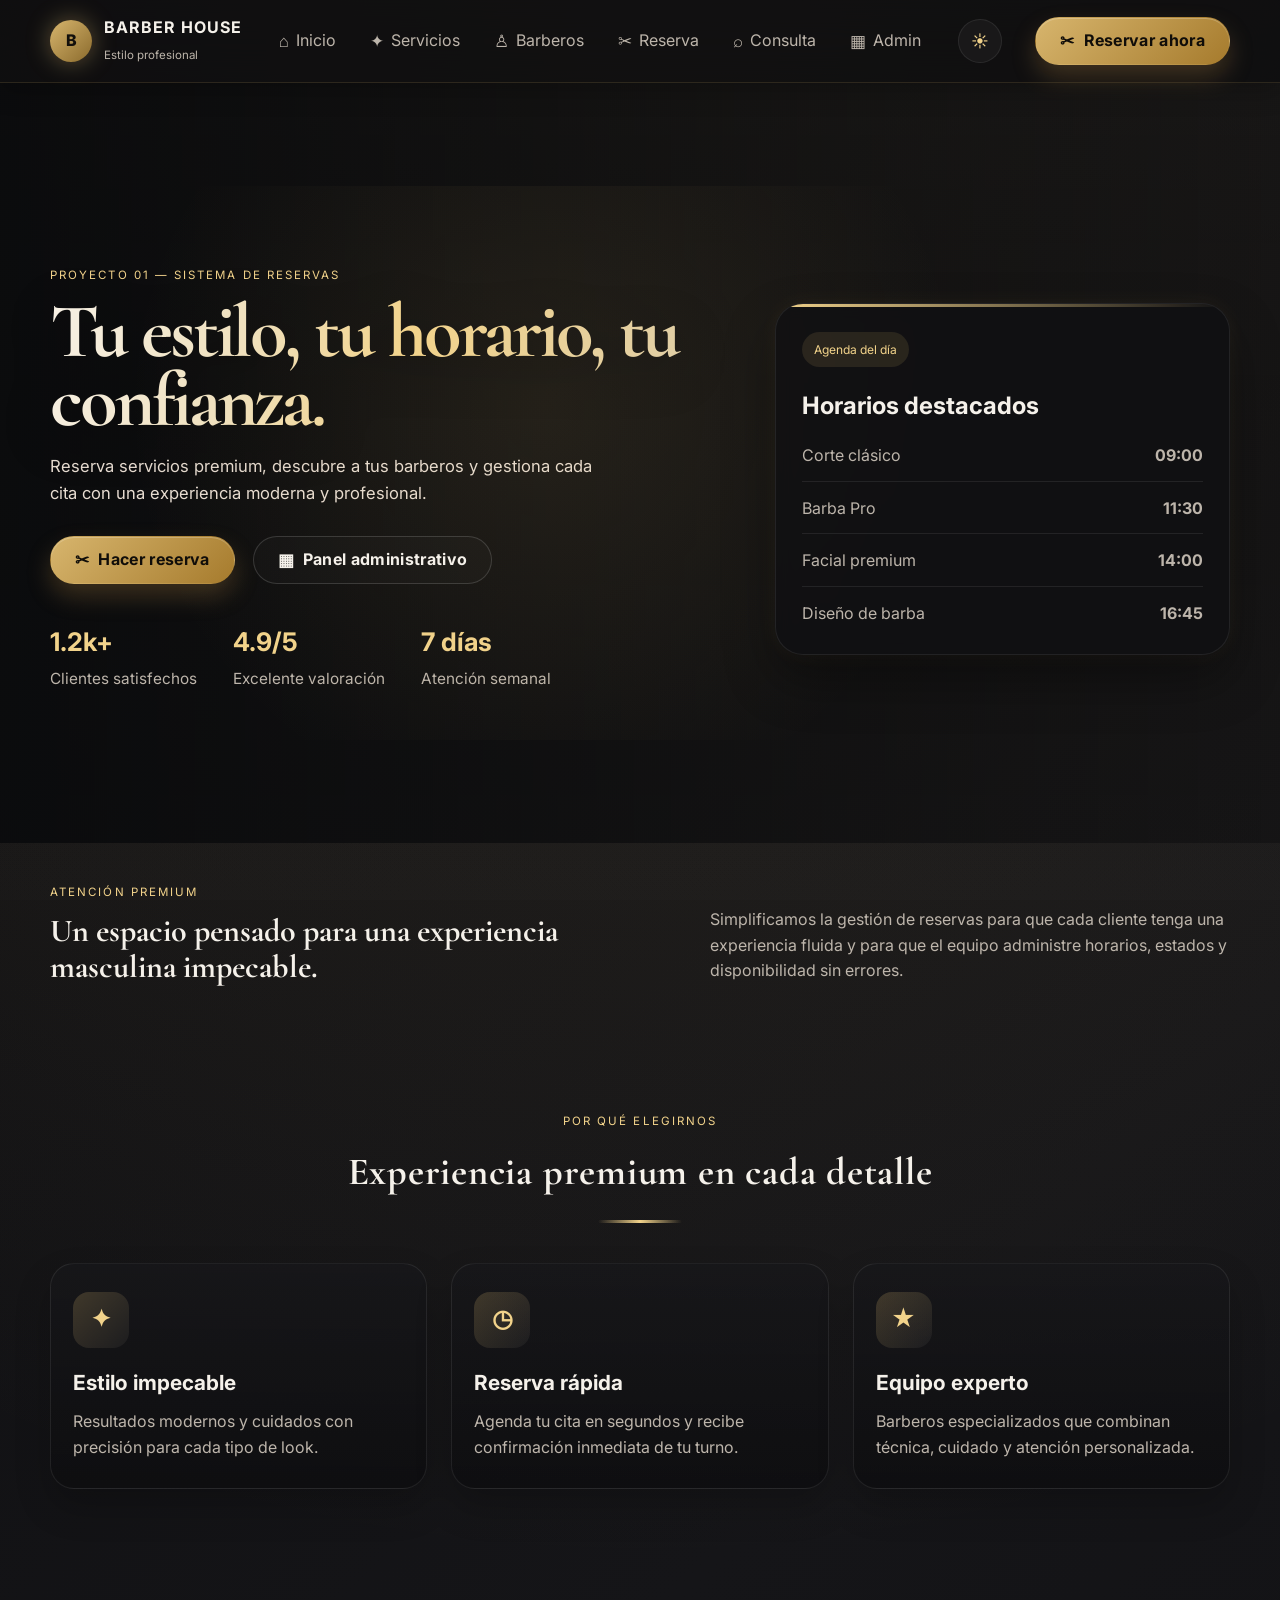
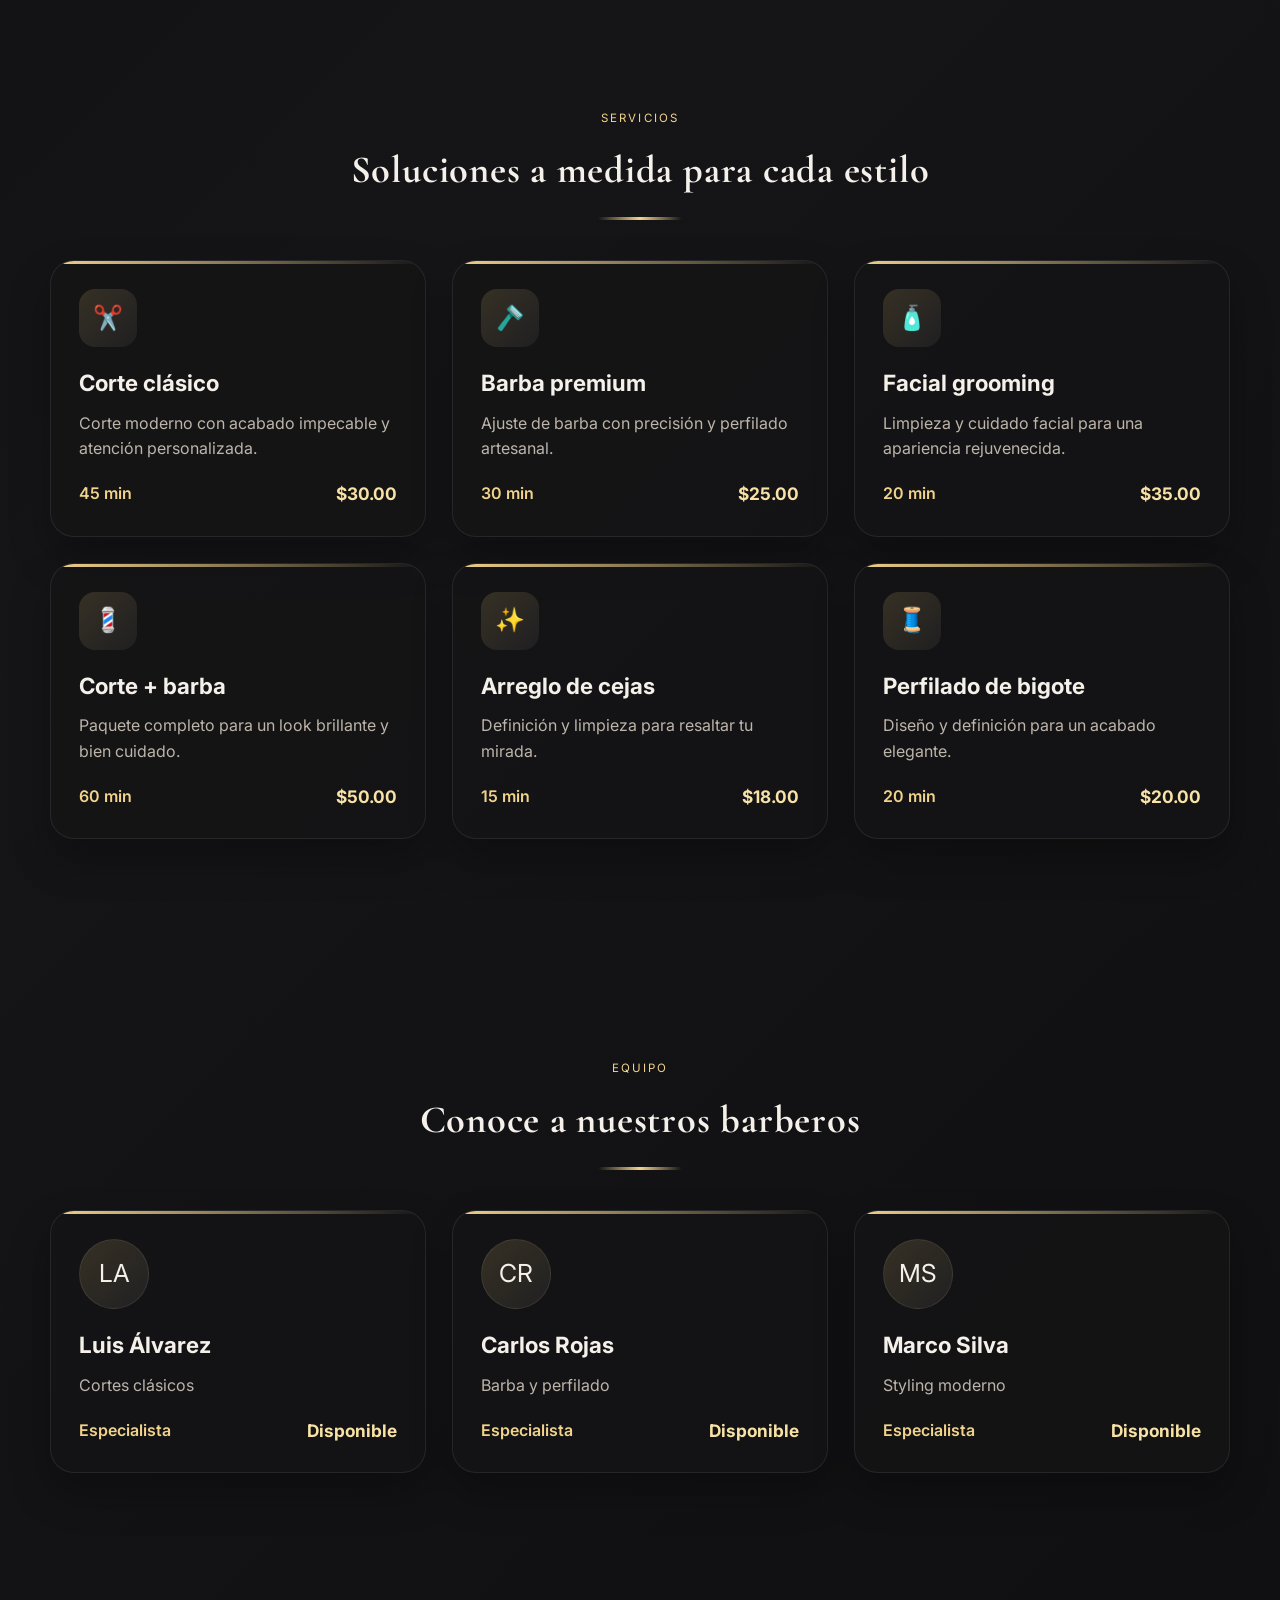
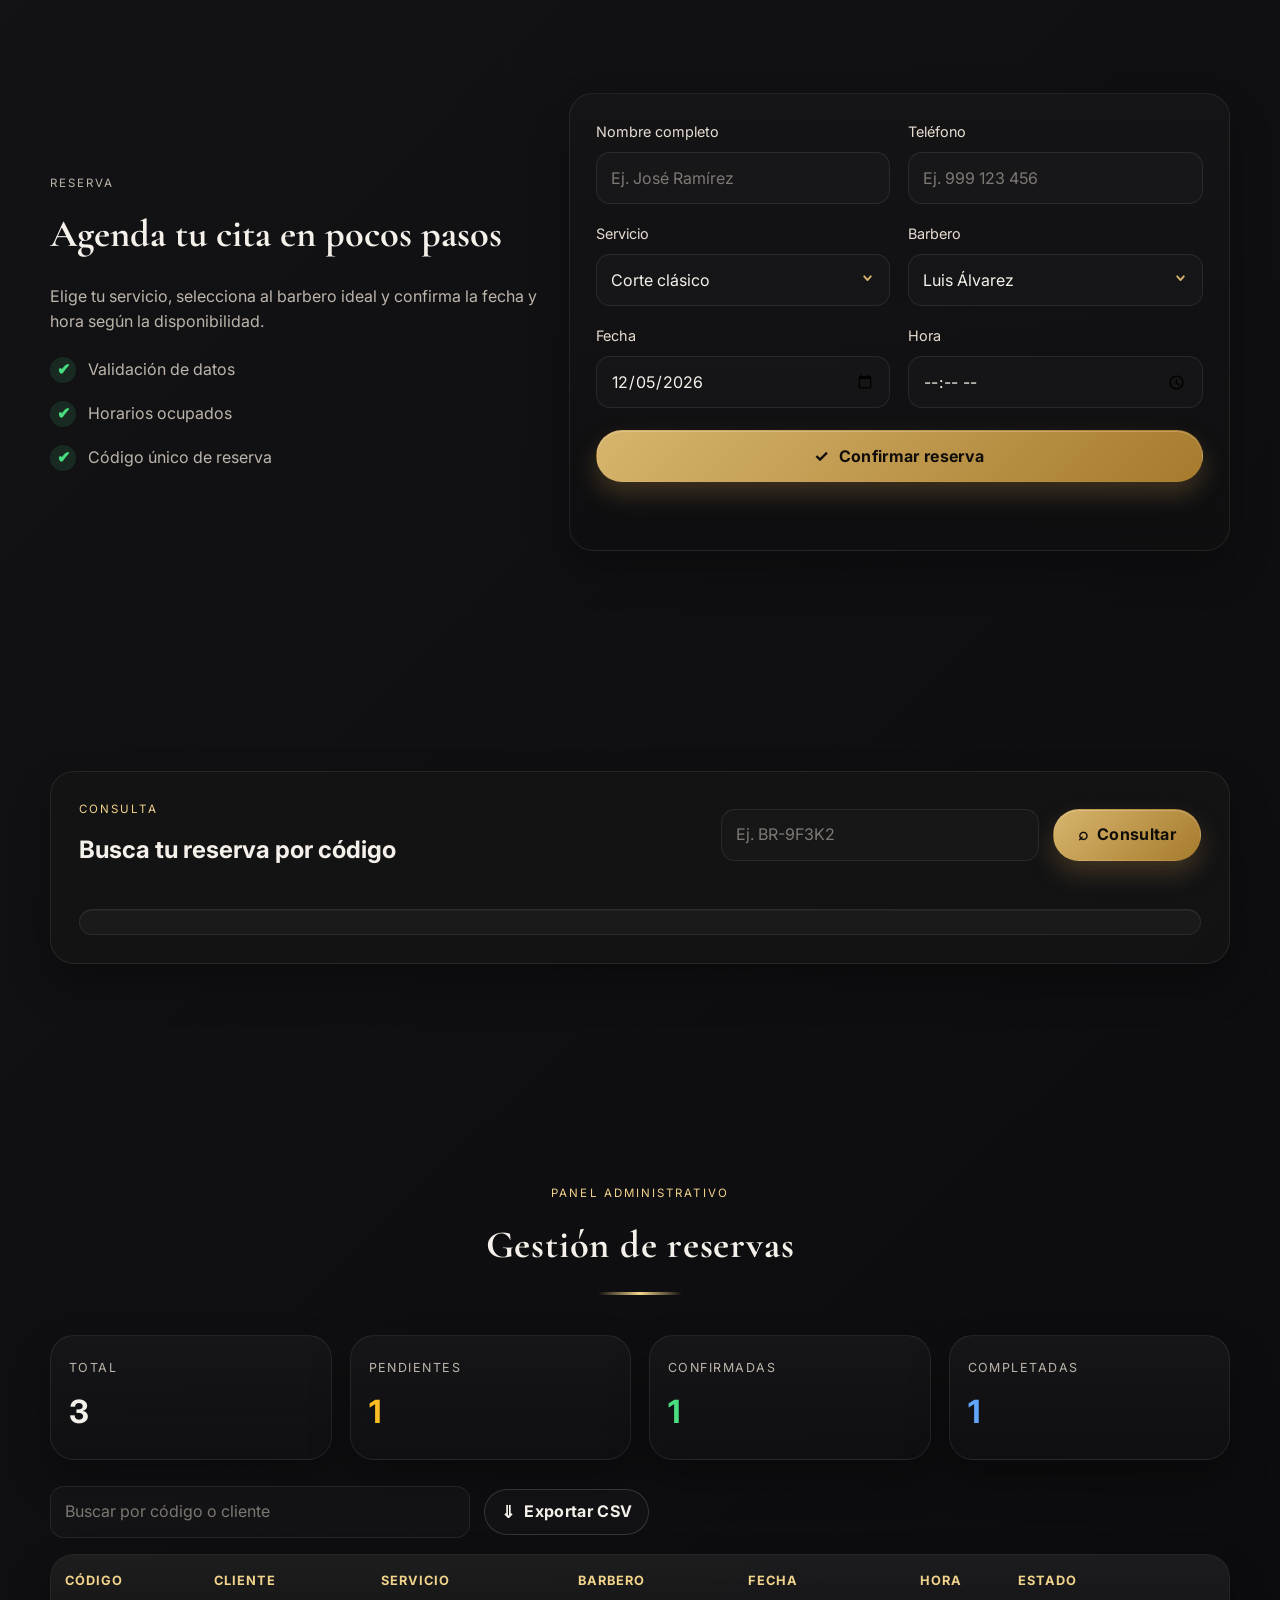
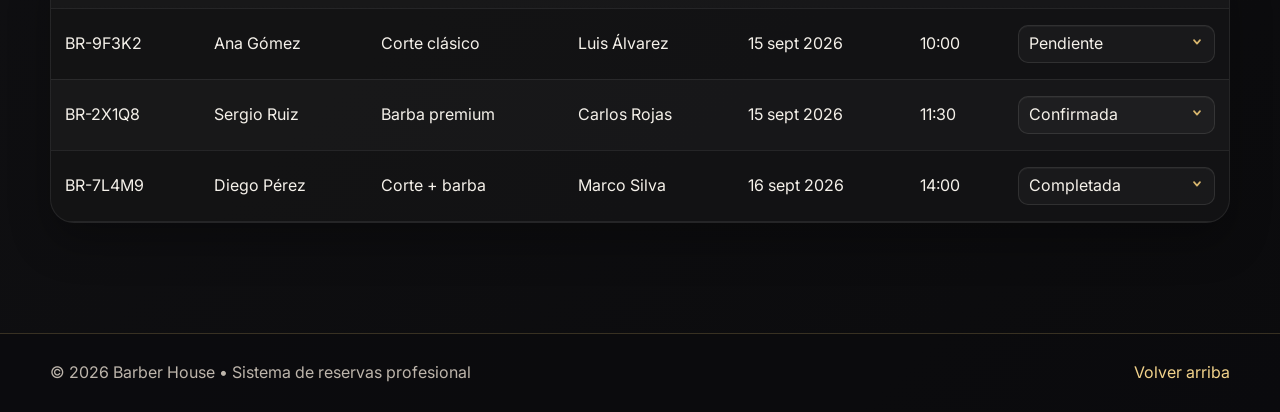
<file: index.html>
<!DOCTYPE html>
<html lang="es">

<head>
    <meta charset="UTF-8" />
    <meta name="viewport" content="width=device-width, initial-scale=1.0" />
    <title>Barber House | Sistema de reservas</title>
    <meta name="description" content="Sistema de reservas para barbería con servicios, barberos y gestión de citas." />
    <link rel="preconnect" href="https://fonts.googleapis.com" />
    <link rel="preconnect" href="https://fonts.gstatic.com" crossorigin />
    <link
        href="https://fonts.googleapis.com/css2?family=Cormorant+Garamond:wght@500;600;700&family=Inter:wght@400;500;600;700;800&display=swap"
        rel="stylesheet" />
    <link rel="stylesheet" href="CSS/actividadaa1.css" />
    <meta name="theme-color" content="#0f0f10" />
    <link rel="icon" href="data:image/svg+xml;charset=utf-8,%3Csvg%20xmlns='http://www.w3.org/2000/svg'%20viewBox='0%200%2032%2032'%3E%3Crect%20width='32'%20height='32'%20rx='7'%20fill='%230f0f10'/%3E%3Ccircle%20cx='16'%20cy='16'%20r='10'%20fill='%23d7b56d'/%3E%3Ctext%20x='16'%20y='21'%20font-size='15'%20text-anchor='middle'%20fill='%23100d09'%20font-family='Georgia,serif'%3EB%3C/text%3E%3C/svg%3E" />
</head>

<body>
    <header class="topbar">
        <div class="container nav-wrap">
            <div class="brand">
                <span class="brand-mark">B</span>
                <div>
                    <p class="brand-name">Barber House</p>
                    <span class="brand-subtitle">Estilo profesional</span>
                </div>
            </div>

            <nav id="main-navigation" class="main-nav" aria-label="Navegación principal">
                <a href="#inicio"><span class="nav-icon" aria-hidden="true">⌂</span>Inicio</a>
                <a href="#servicios"><span class="nav-icon" aria-hidden="true">✦</span>Servicios</a>
                <a href="#barberos"><span class="nav-icon" aria-hidden="true">♙</span>Barberos</a>
                <a href="#reserva"><span class="nav-icon" aria-hidden="true">✂</span>Reserva</a>
                <a href="#consulta"><span class="nav-icon" aria-hidden="true">⌕</span>Consulta</a>
                <a href="#administracion"><span class="nav-icon" aria-hidden="true">▦</span>Admin</a>
            </nav>

            <button class="menu-toggle" type="button" aria-expanded="false" aria-controls="main-navigation">
                <span class="menu-icon" aria-hidden="true"><span></span><span></span><span></span></span>
                <span class="menu-label">Menú</span>
            </button>

            <button class="theme-toggle" id="theme-toggle" type="button" aria-pressed="false"
                aria-label="Cambiar a modo claro">☀</button>

            <a class="btn btn-primary" href="#reserva">
                <span class="btn-icon" aria-hidden="true">✂</span>
                <span>Reservar ahora</span>
            </a>
        </div>
    </header>

    <main>
        <section id="inicio" class="hero">
            <div class="hero-overlay"></div>
            <div class="container hero-content reveal">
                <div class="hero-text">
                    <p class="eyebrow">Proyecto 01 — Sistema de reservas</p>
                    <h1>Tu estilo, tu horario, tu confianza.</h1>
                    <p class="hero-copy">
                        Reserva servicios premium, descubre a tus barberos y gestiona cada cita con
                        una experiencia moderna y profesional.
                    </p>
                    <div class="hero-actions">
                        <a href="#reserva" class="btn btn-primary"><span class="btn-icon" aria-hidden="true">✂</span><span>Hacer reserva</span></a>
                        <a href="#administracion" class="btn btn-secondary"><span class="btn-icon" aria-hidden="true">▦</span><span>Panel administrativo</span></a>
                    </div>

                    <div class="hero-stats">
                        <div>
                            <strong>1.2k+</strong>
                            <span>Clientes satisfechos</span>
                        </div>
                        <div>
                            <strong>4.9/5</strong>
                            <span>Excelente valoración</span>
                        </div>
                        <div>
                            <strong>7 días</strong>
                            <span>Atención semanal</span>
                        </div>
                    </div>
                </div>

                <div class="hero-card reveal">
                    <div class="card-badge">Agenda del día</div>
                    <h3>Horarios destacados</h3>
                    <ul>
                        <li><span>Corte clásico</span><strong>09:00</strong></li>
                        <li><span>Barba Pro</span><strong>11:30</strong></li>
                        <li><span>Facial premium</span><strong>14:00</strong></li>
                        <li><span>Diseño de barba</span><strong>16:45</strong></li>
                    </ul>
                </div>
            </div>
        </section>

        <section class="section intro-strip">
            <div class="container strip-grid reveal">
                <div>
                    <p class="small-label">Atención premium</p>
                    <h2>Un espacio pensado para una experiencia masculina impecable.</h2>
                </div>
                <p>
                    Simplificamos la gestión de reservas para que cada cliente tenga una experiencia
                    fluida y para que el equipo administre horarios, estados y disponibilidad sin errores.
                </p>
            </div>
        </section>

        <section class="section benefits">
            <div class="container">
                <div class="section-header reveal">
                    <p class="small-label">Por qué elegirnos</p>
                    <h2>Experiencia premium en cada detalle</h2>
                </div>

                <div class="benefits-grid reveal">
                    <article class="benefit-card">
                        <div class="benefit-icon" aria-hidden="true">✦</div>
                        <h3>Estilo impecable</h3>
                        <p>Resultados modernos y cuidados con precisión para cada tipo de look.</p>
                    </article>
                    <article class="benefit-card">
                        <div class="benefit-icon" aria-hidden="true">◷</div>
                        <h3>Reserva rápida</h3>
                        <p>Agenda tu cita en segundos y recibe confirmación inmediata de tu turno.</p>
                    </article>
                    <article class="benefit-card">
                        <div class="benefit-icon" aria-hidden="true">★</div>
                        <h3>Equipo experto</h3>
                        <p>Barberos especializados que combinan técnica, cuidado y atención personalizada.</p>
                    </article>
                </div>
            </div>
        </section>

        <section id="servicios" class="section services">
            <div class="container">
                <div class="section-header reveal">
                    <p class="small-label">Servicios</p>
                    <h2>Soluciones a medida para cada estilo</h2>
                </div>

                <div id="services-list" class="services-grid"></div>
            </div>
        </section>

        <section id="barberos" class="section barbers">
            <div class="container">
                <div class="section-header reveal">
                    <p class="small-label">Equipo</p>
                    <h2>Conoce a nuestros barberos</h2>
                </div>

                <div id="barbers-list" class="barbers-grid"></div>
            </div>
        </section>

        <section id="reserva" class="section booking">
            <div class="container booking-layout">
                <div class="booking-copy reveal">
                    <p class="small-label">Reserva</p>
                    <h2>Agenda tu cita en pocos pasos</h2>
                    <p>
                        Elige tu servicio, selecciona al barbero ideal y confirma la fecha y hora según la
                        disponibilidad.
                    </p>
                    <div class="feature-list">
                        <div>
                            <span>✔</span>
                            <p>Validación de datos</p>
                        </div>
                        <div>
                            <span>✔</span>
                            <p>Horarios ocupados</p>
                        </div>
                        <div>
                            <span>✔</span>
                            <p>Código único de reserva</p>
                        </div>
                    </div>
                </div>

                <div class="booking-card reveal">
                    <form id="reservation-form">
                        <div class="form-grid">
                            <label>
                                <span>Nombre completo</span>
                                <input type="text" id="cliente" name="cliente" placeholder="Ej. José Ramírez"
                                    autocomplete="name" minlength="3" maxlength="80"
                                    required />
                            </label>

                            <label>
                                <span>Teléfono</span>
                                <input type="tel" id="telefono" name="telefono" placeholder="Ej. 999 123 456"
                                    autocomplete="tel" inputmode="tel" maxlength="20"
                                    required />
                            </label>

                            <label>
                                <span>Servicio</span>
                                <select id="servicio" name="servicio" required></select>
                            </label>

                            <label>
                                <span>Barbero</span>
                                <select id="barbero" name="barbero" required></select>
                            </label>

                            <label>
                                <span>Fecha</span>
                                <input type="date" id="fecha" name="fecha" required />
                            </label>

                            <label>
                                <span>Hora</span>
                                <input type="time" id="hora" name="hora" required min="09:00" max="19:00" step="1800" />
                            </label>
                        </div>

                        <button type="submit" class="btn btn-primary full">
                            <span class="btn-icon" aria-hidden="true">✓</span>
                            <span>Confirmar reserva</span>
                        </button>
                        <div id="reservation-message" class="form-message" aria-live="polite"></div>
                    </form>
                </div>
            </div>
        </section>

        <section id="consulta" class="section consultation">
            <div class="container consultation-box reveal">
                <div>
                    <p class="small-label">Consulta</p>
                    <h2>Busca tu reserva por código</h2>
                </div>

                <form id="search-form" class="search-form">
                    <input type="text" id="search-code" placeholder="Ej. BR-9F3K2" maxlength="8"
                        aria-label="Código de reserva" autocomplete="off" />
                    <button type="submit" class="btn btn-primary">
                        <span class="btn-icon" aria-hidden="true">⌕</span>
                        <span>Consultar</span>
                    </button>
                </form>

                <div id="search-result" class="search-result"></div>
            </div>
        </section>

        <section id="administracion" class="section admin">
            <div class="container">
                <div class="section-header reveal">
                    <p class="small-label">Panel administrativo</p>
                    <h2>Gestión de reservas</h2>
                </div>

                <div class="admin-summary reveal">
                    <div class="summary-card">
                        <span>Total</span>
                        <strong id="summary-total">0</strong>
                    </div>
                    <div class="summary-card warning">
                        <span>Pendientes</span>
                        <strong id="summary-pending">0</strong>
                    </div>
                    <div class="summary-card success">
                        <span>Confirmadas</span>
                        <strong id="summary-confirmed">0</strong>
                    </div>
                    <div class="summary-card info">
                        <span>Completadas</span>
                        <strong id="summary-completed">0</strong>
                    </div>
                </div>

                <div class="table-toolbar reveal">
                    <input type="search" id="admin-search" placeholder="Buscar por código o cliente"
                        aria-label="Buscar reservas" />
                    <button type="button" id="export-csv" class="btn btn-secondary">
                        <span class="btn-icon" aria-hidden="true">⇓</span>
                        <span>Exportar CSV</span>
                    </button>
                </div>

                <div class="table-wrap reveal">
                    <table>
                        <thead>
                            <tr>
                                <th>Código</th>
                                <th>Cliente</th>
                                <th>Servicio</th>
                                <th>Barbero</th>
                                <th>Fecha</th>
                                <th>Hora</th>
                                <th>Estado</th>
                            </tr>
                        </thead>
                        <tbody id="reservations-table"></tbody>
                    </table>
                </div>
            </div>
        </section>
    </main>

    <footer class="site-footer">
        <div class="container footer-inner">
            <p>© 2026 Barber House • Sistema de reservas profesional</p>
            <a href="#inicio">Volver arriba</a>
        </div>
    </footer>

    <button id="back-to-top" class="back-to-top" type="button" aria-label="Volver arriba">↑</button>

    <script src="barber.js"></script>
</body>

</html>
</file>
<file: CSS/actividadaa1.css>
:root {
    --bg-dark: #0f0f10;
    --bg-soft: #1a1a1d;
    --panel: rgba(22, 22, 24, 0.8);
    --panel-strong: #1c1c1f;
    --card: #141417;
    --line: rgba(255, 255, 255, 0.08);
    --gold: #d7b56d;
    --gold-soft: #f2d38b;
    --text: #f5f1ea;
    --muted: #bdb5ab;
    --success: #4ade80;
    --warning: #fbbf24;
    --danger: #f87171;
    --info: #60a5fa;
    --shadow: 0 20px 40px rgba(0, 0, 0, 0.38);
    --select-arrow: url("data:image/svg+xml;charset=utf-8,%3Csvg xmlns='http://www.w3.org/2000/svg' width='14' height='14' viewBox='0 0 14 14' fill='none' stroke='%23d7b56d' stroke-width='2' stroke-linecap='round' stroke-linejoin='round'%3E%3Cpath d='M3.5 2.5 L7 6.5 L10.5 2.5'/%3E%3C/svg%3E");
}

* {
    box-sizing: border-box;
    margin: 0;
    padding: 0;
}

::selection {
    background: rgba(215, 181, 109, 0.32);
    color: var(--text);
}

* {
    scrollbar-width: thin;
    scrollbar-color: rgba(215, 181, 109, 0.55) rgba(22, 22, 25, 0.85);
}

::-webkit-scrollbar {
    width: 12px;
    height: 12px;
}

::-webkit-scrollbar-track {
    background: rgba(20, 20, 23, 0.85);
}

::-webkit-scrollbar-thumb {
    background: linear-gradient(180deg, var(--gold), #a67b2d);
    border-radius: 999px;
    border: 3px solid rgba(20, 20, 23, 0.9);
}

::-webkit-scrollbar-thumb:hover {
    background: linear-gradient(180deg, var(--gold-soft), var(--gold));
}

html {
    scroll-behavior: smooth;
    scroll-padding-top: 92px;
}

body {
    position: relative;
    font-family: "Inter", sans-serif;
    background:
        radial-gradient(circle at top, rgba(215, 181, 109, 0.12), transparent 30%),
        linear-gradient(135deg, #0e0e10, #151518 35%, #0b0b0d 100%);
    color: var(--text);
    line-height: 1.6;
}

body::before {
    content: "";
    position: fixed;
    inset: 0;
    pointer-events: none;
    background: linear-gradient(180deg, rgba(255,255,255,0.02), transparent 30%, rgba(255,255,255,0.01));
}

img {
    max-width: 100%;
    display: block;
}

a {
    color: inherit;
    text-decoration: none;
}

button:focus-visible,
a:focus-visible,
input:focus-visible,
select:focus-visible {
    outline: 2px solid var(--gold-soft);
    outline-offset: 2px;
}

button,
input,
select {
    font: inherit;
}

.container {
    width: min(1180px, calc(100% - 32px));
    margin: 0 auto;
}

.section {
    padding: 110px 0;
    scroll-margin-top: 84px;
}

.small-label,
.eyebrow {
    font-size: 0.72rem;
    letter-spacing: 0.18em;
    text-transform: uppercase;
    color: var(--gold-soft);
    margin-bottom: 12px;
}

.section-header {
    margin-bottom: 40px;
    text-align: center;
}

.section-header::after {
    content: "";
    display: block;
    width: 84px;
    height: 3px;
    margin: 16px auto 0;
    border-radius: 999px;
    background: linear-gradient(90deg, transparent, var(--gold-soft), transparent);
}

.section-header h2 {
    font-size: clamp(2rem, 3vw, 3rem);
    font-family: "Cormorant Garamond", serif;
    color: var(--text);
    letter-spacing: 0.02em;
}

.topbar {
    position: sticky;
    top: 0;
    z-index: 50;
    backdrop-filter: blur(20px);
    background: rgba(11, 11, 13, 0.78);
    border-bottom: 1px solid rgba(215, 181, 109, 0.14);
    box-shadow: 0 8px 24px rgba(0, 0, 0, 0.22);
}

.nav-wrap {
    display: flex;
    align-items: center;
    justify-content: space-between;
    gap: 24px;
    min-height: 82px;
}

.brand {
    display: flex;
    align-items: center;
    gap: 12px;
}

.brand-mark {
    display: inline-flex;
    align-items: center;
    justify-content: center;
    width: 42px;
    height: 42px;
    border-radius: 50%;
    background: linear-gradient(135deg, var(--gold), #8b6b2d);
    color: #120f0b;
    font-weight: 800;
    box-shadow: 0 0 24px rgba(215, 181, 109, 0.42);
}

.brand-name {
    font-weight: 700;
    letter-spacing: 0.06em;
    text-transform: uppercase;
}

.brand-subtitle {
    font-size: 0.72rem;
    color: var(--muted);
}

.main-nav {
    display: flex;
    align-items: center;
    gap: 26px;
    color: var(--muted);
}

.main-nav a {
    display: inline-flex;
    align-items: center;
    gap: 7px;
    padding: 9px 4px;
    min-height: 44px;
    position: relative;
    transition: color 0.25s ease;
}

.nav-icon,
.btn-icon {
    display: inline-grid;
    place-items: center;
    line-height: 1;
    font-size: 1.05em;
    transition: transform 0.25s ease;
}

.main-nav a:hover .nav-icon,
.main-nav a:focus-visible .nav-icon,
.btn:hover .btn-icon {
    transform: scale(1.2) rotate(-5deg) translateX(2px);
}

.menu-toggle {
    display: none;
    align-items: center;
    gap: 9px;
    border: 1px solid var(--line);
    border-radius: 999px;
    padding: 10px 16px;
    background: rgba(255, 255, 255, 0.04);
    color: var(--text);
    cursor: pointer;
    font-weight: 700;
    -webkit-tap-highlight-color: transparent;
    transition: border-color 0.25s ease, background 0.25s ease, color 0.25s ease, transform 0.2s ease;
}

.menu-toggle:hover {
    border-color: rgba(215, 181, 109, 0.45);
    background: rgba(215, 181, 109, 0.08);
    color: var(--gold-soft);
    transform: translateY(-1px);
}

.menu-toggle:active {
    transform: translateY(0) scale(0.96);
}

.theme-toggle {
    display: inline-flex;
    align-items: center;
    justify-content: center;
    min-width: 44px;
    height: 44px;
    border: 1px solid var(--line);
    border-radius: 999px;
    background: rgba(255, 255, 255, 0.04);
    color: var(--gold-soft);
    cursor: pointer;
    font-size: 1.05rem;
    -webkit-tap-highlight-color: transparent;
    transition: border-color 0.25s ease, background 0.25s ease, color 0.25s ease, transform 0.2s ease;
}

.theme-toggle:hover {
    border-color: rgba(215, 181, 109, 0.45);
    background: rgba(215, 181, 109, 0.08);
    transform: translateY(-1px);
}

.theme-toggle:active {
    transform: translateY(0) scale(0.94);
}

.menu-icon {
    display: grid;
    gap: 4px;
    width: 19px;
}

.menu-icon span {
    display: block;
    height: 2px;
    border-radius: 999px;
    background: currentColor;
    transition: transform 0.25s ease, opacity 0.25s ease;
}

.menu-toggle.is-open .menu-icon span:first-child {
    transform: translateY(6px) rotate(45deg);
}

.menu-toggle.is-open .menu-icon span:nth-child(2) {
    opacity: 0;
}

.menu-toggle.is-open .menu-icon span:last-child {
    transform: translateY(-6px) rotate(-45deg);
}

.main-nav a:hover {
    color: var(--gold-soft);
}

.main-nav a::after {
    content: "";
    position: absolute;
    left: 0;
    right: 0;
    bottom: 2px;
    height: 2px;
    border-radius: 999px;
    background: var(--gold-soft);
    transform: scaleX(0);
    transform-origin: left;
    transition: transform 0.25s ease;
}

.main-nav a:hover::after,
.main-nav a:focus-visible::after {
    transform: scaleX(1);
}

.btn {
    position: relative;
    overflow: hidden;
    display: inline-flex;
    align-items: center;
    justify-content: center;
    gap: 9px;
    min-height: 48px;
    padding: 0 24px;
    border: 1px solid transparent;
    border-radius: 999px;
    cursor: pointer;
    font-weight: 700;
    letter-spacing: 0.02em;
    user-select: none;
    -webkit-tap-highlight-color: transparent;
    transition:
        transform 0.25s cubic-bezier(0.22, 0.61, 0.36, 1),
        box-shadow 0.3s ease,
        border-color 0.25s ease,
        background 0.3s ease,
        filter 0.25s ease;
}

/* Barrido de brillo que cruza el botón al pasar el cursor */
.btn::after {
    content: "";
    position: absolute;
    inset: 0;
    background: linear-gradient(115deg, transparent 20%, rgba(255, 255, 255, 0.22) 48%, transparent 80%);
    transform: translateX(-101%);
    pointer-events: none;
    transition: transform 0.6s cubic-bezier(0.4, 0, 0.2, 1);
}

.btn > * {
    position: relative;
    z-index: 1;
}

.btn:hover::after {
    transform: translateX(101%);
}

.btn:focus-visible,
.menu-toggle:focus-visible {
    box-shadow: 0 0 0 4px rgba(215, 181, 109, 0.22);
}

.btn:hover {
    transform: translateY(-2px);
    filter: brightness(1.05);
}

.btn:active {
    transform: translateY(0) scale(0.97);
    filter: brightness(0.96);
    transition-duration: 0.08s;
}

.btn:disabled,
.btn[aria-disabled="true"] {
    cursor: not-allowed;
    opacity: 0.55;
    transform: none;
    filter: grayscale(0.35);
    box-shadow: none;
}

.btn.is-loading {
    pointer-events: none;
    cursor: wait;
    filter: brightness(0.92);
}

.btn.is-loading .btn-icon {
    width: 1em;
    height: 1em;
    border: 2px solid currentColor;
    border-right-color: transparent;
    border-radius: 50%;
    font-size: 0;
    animation: button-spin 0.7s linear infinite;
}

@keyframes button-spin {
    to {
        transform: rotate(360deg);
    }
}

.btn-primary {
    background: linear-gradient(135deg, var(--gold), #a67b2d);
    color: #100d09;
    box-shadow:
        0 12px 24px rgba(182, 136, 67, 0.28),
        inset 0 1px 0 rgba(255, 255, 255, 0.22);
}

.btn-primary:hover {
    background: linear-gradient(135deg, var(--gold-soft), var(--gold) 55%, #b98a3b);
    box-shadow:
        0 16px 30px rgba(182, 136, 67, 0.42),
        inset 0 1px 0 rgba(255, 255, 255, 0.3);
}

.btn-secondary {
    border-color: rgba(255, 255, 255, 0.15);
    background: rgba(255, 255, 255, 0.02);
    color: var(--text);
}

.btn-secondary:hover {
    border-color: rgba(215, 181, 109, 0.55);
    background: rgba(215, 181, 109, 0.09);
    color: var(--gold-soft);
    box-shadow: 0 12px 24px rgba(215, 181, 109, 0.16);
}

.search-form .btn,
#reservation-form .btn {
    min-height: 52px;
}

.full {
    width: 100%;
}

.hero {
    position: relative;
    min-height: 760px;
    display: flex;
    align-items: center;
    background-image:
        url("https://images.unsplash.com/photo-1517832606299-7ae9b720a186?auto=format&fit=crop&w=1600&q=80");
    background-size: cover;
    background-position: center;
}

.hero-overlay {
    position: absolute;
    inset: 0;
    background: linear-gradient(90deg, rgba(9, 10, 12, 0.88), rgba(12, 12, 14, 0.48));
}

.hero-content {
    position: relative;
    z-index: 1;
    display: grid;
    grid-template-columns: 1.2fr 0.8fr;
    gap: 42px;
    align-items: center;
    padding: 80px 0 48px;
}

.hero-content::before {
    content: "";
    position: absolute;
    inset: 0;
    background: radial-gradient(circle at 42% 40%, rgba(215, 181, 109, 0.1), transparent 55%);
    pointer-events: none;
}

.hero-text h1 {
    font-family: "Cormorant Garamond", serif;
    font-size: clamp(3.2rem, 6vw, 6rem);
    line-height: 0.9;
    letter-spacing: -0.04em;
    max-width: 640px;
    color: transparent;
    background: linear-gradient(105deg, #f7f1e6 0%, #efe0bd 30%, var(--gold-soft) 55%, #dfcea8 100%);
    -webkit-background-clip: text;
    background-clip: text;
    filter: drop-shadow(0 10px 26px rgba(0, 0, 0, 0.38));
}

.hero-copy {
    max-width: 560px;
    margin: 18px 0 30px;
    color: #e8ddd2;
    font-size: 1.04rem;
}

.hero-actions {
    display: flex;
    align-items: center;
    gap: 18px;
    flex-wrap: wrap;
}

.hero-stats {
    display: flex;
    gap: 36px;
    flex-wrap: wrap;
    margin-top: 38px;
}

.hero-stats div {
    display: flex;
    flex-direction: column;
    gap: 4px;
}

.hero-stats strong {
    font-size: 1.6rem;
    color: var(--gold-soft);
}

.hero-stats span {
    color: var(--muted);
    font-size: 0.96rem;
}

.hero-card {
    position: relative;
    overflow: hidden;
    background: rgba(16, 16, 18, 0.78);
    border: 1px solid rgba(255, 255, 255, 0.08);
    border-radius: 28px;
    padding: 28px 26px;
    box-shadow: 0 24px 50px rgba(0, 0, 0, 0.35), 0 0 20px rgba(215, 181, 109, 0.08);
    backdrop-filter: blur(8px);
}

.hero-card::before {
    content: "";
    position: absolute;
    inset: 0 auto auto 0;
    width: 100%;
    height: 3px;
    background: linear-gradient(90deg, var(--gold-soft), transparent);
}

.card-badge {
    display: inline-block;
    padding: 8px 12px;
    border-radius: 999px;
    background: rgba(215, 181, 109, 0.12);
    color: var(--gold-soft);
    font-size: 0.75rem;
    margin-bottom: 20px;
}

.hero-card h3 {
    margin-bottom: 18px;
    font-size: 1.5rem;
}

.hero-card ul {
    list-style: none;
    display: grid;
    gap: 14px;
}

.hero-card li {
    display: flex;
    align-items: center;
    justify-content: space-between;
    padding-bottom: 12px;
    border-bottom: 1px solid var(--line);
    color: var(--muted);
}

.hero-card li:last-child {
    border-bottom: none;
    padding-bottom: 0;
}

.intro-strip {
    padding-top: 40px;
    padding-bottom: 18px;
}

.strip-grid {
    display: grid;
    grid-template-columns: 1.1fr 0.9fr;
    gap: 24px;
    align-items: end;
}

.strip-grid h2 {
    font-size: clamp(2rem, 2.3vw, 2.8rem);
    line-height: 1.1;
    font-family: "Cormorant Garamond", serif;
}

.strip-grid p:last-child {
    color: var(--muted);
}

.benefits-grid {
    display: grid;
    grid-template-columns: repeat(3, minmax(0, 1fr));
    gap: 24px;
}

.benefit-card {
    background: linear-gradient(180deg, rgba(23, 23, 26, 0.78), rgba(14, 14, 16, 0.92));
    border: 1px solid var(--line);
    border-radius: 24px;
    padding: 28px 22px;
    box-shadow: 0 18px 36px rgba(0, 0, 0, 0.2);
    transition: transform 0.28s ease, border-color 0.28s ease;
}

.benefit-card:hover {
    transform: translateY(-8px);
    border-color: rgba(215, 181, 109, 0.45);
}

.benefit-icon {
    width: 56px;
    height: 56px;
    display: grid;
    place-items: center;
    border-radius: 16px;
    margin-bottom: 18px;
    background: linear-gradient(135deg, rgba(215, 181, 109, 0.22), rgba(255, 255, 255, 0.04));
    color: var(--gold-soft);
    font-size: 1.5rem;
    font-weight: 700;
    transition: transform 0.28s ease, background 0.28s ease;
}

.benefit-card:hover .benefit-icon,
.service-card:hover .service-icon {
    transform: translateY(-3px) rotate(-6deg);
    background: linear-gradient(135deg, rgba(215, 181, 109, 0.35), rgba(255, 255, 255, 0.08));
}

.benefit-card h3 {
    margin-bottom: 10px;
    font-size: 1.3rem;
}

.benefit-card p {
    color: var(--muted);
}

.services-grid,
.barbers-grid {
    display: grid;
    grid-template-columns: repeat(3, minmax(0, 1fr));
    gap: 26px;
}

.service-card,
.barber-card,
.summary-card,
.booking-card,
.consultation-box,
.table-wrap {
    background: rgba(20, 20, 22, 0.85);
    border: 1px solid var(--line);
    border-radius: 24px;
    box-shadow: 0 20px 40px rgba(0, 0, 0, 0.28);
}

.service-card,
.barber-card {
    position: relative;
    overflow: hidden;
    padding: 28px;
    transition: transform 0.28s ease, border-color 0.28s ease, box-shadow 0.28s ease;
}

.service-card::before,
.barber-card::before {
    content: "";
    position: absolute;
    inset: 0 auto auto 0;
    width: 100%;
    height: 3px;
    background: linear-gradient(90deg, var(--gold-soft), transparent);
}

.service-card:hover,
.barber-card:hover {
    transform: translateY(-8px);
    border-color: rgba(215, 181, 109, 0.45);
    box-shadow: 0 24px 46px rgba(0, 0, 0, 0.46);
}

.service-icon {
    width: 58px;
    height: 58px;
    display: grid;
    place-items: center;
    border-radius: 16px;
    background: linear-gradient(135deg, rgba(215, 181, 109, 0.18), rgba(255, 255, 255, 0.05));
    font-size: 1.5rem;
    margin-bottom: 18px;
    transition: transform 0.28s ease, background 0.28s ease;
}

.service-card h3,
.barber-card h3 {
    margin-bottom: 10px;
    font-size: 1.4rem;
}

.service-card p,
.barber-card p {
    color: var(--muted);
    margin-bottom: 18px;
}

.card-meta {
    display: flex;
    justify-content: space-between;
    align-items: center;
    color: var(--gold-soft);
    gap: 12px;
    font-weight: 600;
}

.card-meta strong {
    font-size: 1.08rem;
    color: #f8e2a6;
}

.barber-card .avatar {
    width: 70px;
    height: 70px;
    border-radius: 50%;
    display: grid;
    place-items: center;
    background: linear-gradient(135deg, rgba(215, 181, 109, 0.18), rgba(255, 255, 255, 0.06));
    font-size: 1.55rem;
    margin-bottom: 18px;
    border: 1px solid rgba(255, 255, 255, 0.08);
}

.booking-layout {
    display: grid;
    grid-template-columns: 0.85fr 1.15fr;
    gap: 30px;
    align-items: center;
}

.booking-copy h2 {
    font-size: clamp(2.2rem, 3vw, 3rem);
    font-family: "Cormorant Garamond", serif;
    margin-bottom: 18px;
}

.booking-copy p {
    color: var(--muted);
}

.feature-list {
    display: grid;
    gap: 18px;
    margin-top: 22px;
}

.feature-list div {
    display: flex;
    align-items: center;
    gap: 12px;
    color: var(--text);
}

.feature-list span {
    width: 26px;
    height: 26px;
    border-radius: 50%;
    display: grid;
    place-items: center;
    background: rgba(74, 222, 128, 0.12);
    color: var(--success);
    font-weight: 700;
}

.booking-card {
    padding: 26px;
    background: linear-gradient(180deg, rgba(21, 21, 23, 0.92), rgba(15, 15, 17, 0.83));
}

.form-grid {
    display: grid;
    grid-template-columns: repeat(2, minmax(0, 1fr));
    gap: 18px;
}

label {
    display: flex;
    flex-direction: column;
    gap: 9px;
    color: #e8ddd2;
}

label span {
    font-size: 0.9rem;
}

input,
select {
    width: 100%;
    min-height: 52px;
    padding: 0 14px;
    border-radius: 14px;
    border: 1px solid rgba(255, 255, 255, 0.08);
    background: rgba(255, 255, 255, 0.02);
    color: var(--text);
    outline: none;
    transition: border-color 0.25s ease, box-shadow 0.25s ease;
}

input:focus,
select:focus {
    border-color: rgba(215, 181, 109, 0.8);
    box-shadow: 0 0 0 3px rgba(215, 181, 109, 0.12);
}

input::placeholder {
    color: rgba(189, 181, 171, 0.62);
    font-weight: 400;
    opacity: 1;
}

select {
    appearance: none;
    padding-right: 42px;
    background-image: var(--select-arrow);
    background-position: right 15px center;
    background-repeat: no-repeat;
    background-size: 13px;
}

select option {
    background: var(--panel-strong);
    color: var(--text);
}

.invalid {
    border-color: rgba(248, 113, 113, 0.75);
    box-shadow: 0 0 0 3px rgba(248, 113, 113, 0.14);
}

#reservation-form .btn {
    margin-top: 22px;
}

.form-message,
.search-result {
    margin-top: 18px;
    min-height: 24px;
    font-weight: 600;
}

.form-message.success,
.form-message.error {
    display: block;
    padding: 11px 14px;
    border-radius: 12px;
    border: 1px solid transparent;
    background: rgba(255, 255, 255, 0.04);
}

.form-message.success,
.search-result.success {
    color: var(--success);
    border-color: rgba(74, 222, 128, 0.4);
    background: rgba(74, 222, 128, 0.09);
}

.form-message.error,
.search-result.error {
    color: var(--danger);
    border-color: rgba(248, 113, 113, 0.4);
    background: rgba(248, 113, 113, 0.09);
}

.form-message.success {
    animation: success-pop 0.5s cubic-bezier(0.34, 1.56, 0.64, 1);
}

@keyframes success-pop {
    0% {
        transform: scale(0.92);
        opacity: 0;
    }
    60% {
        transform: scale(1.04);
        opacity: 1;
    }
    100% {
        transform: scale(1);
    }
}

.reservation-code {
    color: var(--gold-soft);
    font-weight: 800;
    letter-spacing: 0.04em;
}

.consultation-box {
    padding: 28px;
}

.consultation-box {
    display: flex;
    align-items: center;
    justify-content: space-between;
    gap: 22px;
    flex-wrap: wrap;
}

.search-form {
    display: flex;
    gap: 14px;
    flex: 1;
    max-width: 480px;
}

.search-form input {
    flex: 1;
}

.search-result {
    width: 100%;
    padding: 12px 14px;
    border-radius: 14px;
    background: rgba(255, 255, 255, 0.03);
    border: 1px solid var(--line);
    box-shadow: inset 0 1px 0 rgba(255,255,255,0.04);
}

.admin-summary {
    display: grid;
    grid-template-columns: repeat(4, minmax(0, 1fr));
    gap: 18px;
    margin-bottom: 26px;
}

.summary-card {
    padding: 22px 18px;
    background: linear-gradient(180deg, rgba(23, 23, 27, 0.9), rgba(16, 16, 18, 0.85));
    transition: transform 0.25s ease, border-color 0.25s ease, box-shadow 0.25s ease;
}

.summary-card:hover {
    transform: translateY(-4px);
    border-color: rgba(215, 181, 109, 0.4);
    box-shadow: 0 22px 44px rgba(0, 0, 0, 0.38);
}

.summary-card span {
    display: block;
    font-size: 0.78rem;
    text-transform: uppercase;
    letter-spacing: 0.12em;
    color: var(--muted);
    margin-bottom: 8px;
}

.summary-card strong {
    font-size: 2rem;
}

.summary-card.warning strong {
    color: var(--warning);
}

.summary-card.success strong {
    color: var(--success);
}

.summary-card.info strong {
    color: var(--info);
}

.table-toolbar {
    display: flex;
    flex-wrap: wrap;
    align-items: center;
    gap: 14px;
    margin-bottom: 16px;
}

.table-toolbar input {
    max-width: 420px;
    flex: 1 1 260px;
    min-width: 0;
}

.table-toolbar .btn {
    min-height: 46px;
    padding: 0 16px;
    flex-shrink: 0;
}

.table-wrap {
    overflow-x: auto;
}

table {
    width: 100%;
    border-collapse: collapse;
    min-width: 780px;
}

thead {
    background: linear-gradient(180deg, rgba(255, 255, 255, 0.045), rgba(255, 255, 255, 0.02));
}

tbody tr:nth-child(even) {
    background: rgba(255, 255, 255, 0.02);
}

tbody tr:hover {
    background: rgba(215, 181, 109, 0.06);
}

th,
td {
    padding: 16px 14px;
    text-align: left;
    vertical-align: middle;
    border-bottom: 1px solid var(--line);
}

th {
    color: var(--gold-soft);
    font-size: 0.8rem;
    letter-spacing: 0.08em;
    text-transform: uppercase;
}

td {
    color: var(--text);
}

.badge {
    display: inline-flex;
    align-items: center;
    justify-content: center;
    gap: 6px;
    padding: 7px 10px;
    border-radius: 999px;
    font-size: 0.72rem;
    font-weight: 700;
    letter-spacing: 0.04em;
    text-transform: uppercase;
}

.badge::before {
    content: "";
    width: 6px;
    height: 6px;
    border-radius: 50%;
    background: currentColor;
}

.badge.pending {
    background: rgba(251, 191, 36, 0.14);
    color: var(--warning);
}

.badge.confirmed {
    background: rgba(74, 222, 128, 0.14);
    color: var(--success);
}

.badge.completed {
    background: rgba(96, 165, 250, 0.14);
    color: var(--info);
}

.badge.cancelled {
    background: rgba(248, 113, 113, 0.14);
    color: var(--danger);
}

.status-select {
    min-height: 38px;
    padding: 0 10px;
    padding-right: 30px;
    border-radius: 10px;
    background: rgba(255, 255, 255, 0.03);
    background-image: var(--select-arrow);
    background-position: right 11px center;
    background-repeat: no-repeat;
    background-size: 12px;
    border: 1px solid rgba(255, 255, 255, 0.1);
    color: var(--text);
    box-shadow: inset 0 1px 0 rgba(255,255,255,0.04);
    cursor: pointer;
    appearance: none;
    transition: border-color 0.25s ease, box-shadow 0.25s ease, background 0.25s ease;
}

.status-select:hover {
    border-color: rgba(215, 181, 109, 0.5);
    background: rgba(215, 181, 109, 0.06);
}

.status-select:focus {
    border-color: rgba(215, 181, 109, 0.8);
    box-shadow: 0 0 0 3px rgba(215, 181, 109, 0.12);
}

.search-result strong {
    color: var(--gold-soft);
}

.empty-state {
    text-align: center;
    padding: 26px 20px;
    color: var(--muted);
    font-style: italic;
}

.back-to-top {
    position: fixed;
    bottom: 26px;
    right: 26px;
    z-index: 60;
    width: 48px;
    height: 48px;
    border: 1px solid rgba(215, 181, 109, 0.45);
    border-radius: 50%;
    background: rgba(16, 16, 19, 0.88);
    color: var(--gold-soft);
    font-size: 1.2rem;
    cursor: pointer;
    opacity: 0;
    transform: translateY(14px);
    pointer-events: none;
    box-shadow: 0 14px 28px rgba(0, 0, 0, 0.35);
    transition: opacity 0.3s ease, transform 0.3s ease, border-color 0.25s ease, background 0.25s ease;
}

.back-to-top.is-visible {
    opacity: 1;
    transform: translateY(0);
    pointer-events: auto;
}

.back-to-top:hover {
    border-color: var(--gold-soft);
    background: rgba(215, 181, 109, 0.2);
    transform: translateY(-2px);
}

.back-to-top:focus-visible {
    box-shadow: 0 0 0 4px rgba(215, 181, 109, 0.22);
}

.site-footer {
    border-top: 1px solid rgba(215, 181, 109, 0.22);
    background: rgba(11, 11, 13, 0.78);
}

.footer-inner {
    min-height: 78px;
    display: flex;
    align-items: center;
    justify-content: space-between;
    gap: 16px;
    color: var(--muted);
}

.footer-inner a {
    position: relative;
    color: var(--gold-soft);
    transition: color 0.2s ease;
}

.footer-inner a::after {
    content: "";
    position: absolute;
    left: 0;
    right: 0;
    bottom: -3px;
    height: 1px;
    background: currentColor;
    transform: scaleX(0);
    transition: transform 0.25s ease;
}

.footer-inner a:hover::after {
    transform: scaleX(1);
}

html.js .reveal {
    opacity: 0;
    transform: translateY(30px);
    transition: opacity 0.7s ease, transform 0.7s ease;
}

html.js .reveal.is-visible {
    opacity: 1;
    transform: translateY(0);
}

/* Aparición escalonada de las tarjetas en cuadrículas */
.benefits-grid .reveal:nth-child(2),
.services-grid .reveal:nth-child(2),
.barbers-grid .reveal:nth-child(2) {
    transition-delay: 0.12s;
}

.benefits-grid .reveal:nth-child(3),
.services-grid .reveal:nth-child(3),
.barbers-grid .reveal:nth-child(3) {
    transition-delay: 0.24s;
}

.services-grid .reveal:nth-child(4) {
    transition-delay: 0.36s;
}

.services-grid .reveal:nth-child(5) {
    transition-delay: 0.48s;
}

.services-grid .reveal:nth-child(6) {
    transition-delay: 0.6s;
}

@media (max-width: 980px) {
    .main-nav {
        display: none;
        position: absolute;
        top: calc(100% + 10px);
        left: 16px;
        right: 16px;
        flex-direction: column;
        align-items: stretch;
        gap: 4px;
        padding: 12px;
        border: 1px solid var(--line);
        border-radius: 18px;
        background: rgba(18, 18, 21, 0.97);
        box-shadow: var(--shadow);
    }

    .main-nav.is-open {
        display: flex;
    }

    .main-nav a {
        padding: 12px 14px;
        border-radius: 12px;
    }

    .main-nav a:hover,
    .main-nav a:focus-visible {
        background: rgba(215, 181, 109, 0.1);
    }

    .main-nav a::after {
        display: none;
    }

    .menu-toggle {
        display: inline-flex;
        margin-left: auto;
    }

    .hero-content,
    .booking-layout,
    .strip-grid,
    .benefits-grid,
    .services-grid,
    .barbers-grid,
    .admin-summary {
        grid-template-columns: 1fr;
    }

    .hero {
        min-height: 660px;
    }

    .search-form {
        max-width: none;
        width: 100%;
    }
}

@media (max-width: 620px) {
    .section {
        padding: 80px 0;
    }

    .hero-actions,
    .consultation-box,
    .footer-inner {
        flex-direction: column;
        align-items: flex-start;
    }

    .form-grid {
        grid-template-columns: 1fr;
    }

    .btn {
        width: 100%;
    }

    .nav-wrap > .btn-primary {
        display: none;
    }

    .hero-stats {
        display: grid;
        grid-template-columns: 1fr;
        gap: 20px;
    }

    .search-form {
        flex-direction: column;
    }

    .search-form .btn {
        width: 100%;
    }

    .hero-card,
    .booking-card,
    .consultation-box {
        padding: 22px;
    }
}

/* ============ MODO CLARO ============ */
html[data-theme="light"] {
    color-scheme: light;
    --bg-dark: #f2ede6;
    --bg-soft: #ece5da;
    --panel: rgba(250, 247, 242, 0.94);
    --panel-strong: #f6f1e9;
    --card: #fbf8f2;
    --line: rgba(24, 24, 28, 0.12);
    --gold: #b98b3e;
    --gold-soft: #96691f;
    --text: #24211d;
    --muted: #6f6a63;
    --success: #2e8b57;
    --warning: #b07c14;
    --danger: #c23b3b;
    --info: #3568ab;
    --shadow: 0 18px 36px rgba(39, 33, 28, 0.18);
}

html[data-theme="light"] body {
    background: linear-gradient(135deg, #f8f4ee, #efe8dc 35%, #faf7f2 100%);
}

html[data-theme="light"] body::before {
    background: linear-gradient(180deg, rgba(255, 255, 255, 0.05), transparent 30%, rgba(255, 255, 255, 0.02));
}

html[data-theme="light"] .topbar {
    background: rgba(250, 247, 242, 0.92);
    box-shadow: 0 8px 24px rgba(38, 32, 27, 0.14);
}

html[data-theme="light"] .main-nav {
    background: rgba(250, 247, 242, 0.98);
    color: var(--text);
}

html[data-theme="light"] .main-nav a:hover,
html[data-theme="light"] .main-nav a:focus-visible {
    color: #624718;
    background: rgba(185, 139, 62, 0.12);
}

html[data-theme="light"] .hero-overlay {
    background: linear-gradient(90deg, rgba(248, 244, 238, 0.9), rgba(248, 244, 238, 0.55));
}

html[data-theme="light"] .hero-content::before {
    background: radial-gradient(circle at 42% 40%, rgba(185, 139, 62, 0.12), transparent 55%);
}

html[data-theme="light"] .hero-text h1 {
    background: linear-gradient(105deg, #3f3426 0%, #725322 35%, var(--gold-soft) 65%, #5c482b 100%);
    -webkit-background-clip: text;
    background-clip: text;
    filter: drop-shadow(0 8px 18px rgba(78, 59, 34, 0.18));
}

html[data-theme="light"] .hero-copy {
    color: #514940;
}

html[data-theme="light"] .hero-card {
    background: rgba(250, 247, 242, 0.86);
    border-color: rgba(24, 24, 28, 0.12);
    box-shadow: 0 24px 50px rgba(39, 33, 28, 0.2), 0 0 20px rgba(185, 139, 62, 0.1);
}

html[data-theme="light"] .hero-card li {
    color: #5b554d;
}

html[data-theme="light"] .btn-primary {
    background: linear-gradient(135deg, #c79b4c, #9a6d24);
    color: #21170a;
    box-shadow:
        0 12px 24px rgba(125, 87, 29, 0.24),
        inset 0 1px 0 rgba(255, 255, 255, 0.42);
}

html[data-theme="light"] .btn-primary:hover {
    background: linear-gradient(135deg, #d5ad61, #b17f2e);
    color: #1a1208;
}

html[data-theme="light"] .btn-secondary {
    border-color: #8a6528;
    background: rgba(255, 255, 255, 0.72);
    color: #342a1d;
}

html[data-theme="light"] .btn-secondary:hover {
    border-color: #6f501b;
    background: rgba(185, 139, 62, 0.16);
    color: #4c3512;
}

html[data-theme="light"] .benefit-card {
    background: linear-gradient(180deg, #fbf8f2, #f1ece2);
}

html[data-theme="light"] .service-card,
html[data-theme="light"] .barber-card,
html[data-theme="light"] .summary-card,
html[data-theme="light"] .booking-card,
html[data-theme="light"] .consultation-box,
html[data-theme="light"] .table-wrap {
    background: rgba(250, 247, 242, 0.96);
    box-shadow: 0 18px 36px rgba(39, 33, 28, 0.16);
}

html[data-theme="light"] .service-card:hover,
html[data-theme="light"] .barber-card:hover {
    box-shadow: 0 24px 46px rgba(39, 33, 28, 0.24);
}

html[data-theme="light"] .card-meta strong {
    color: #624718;
}

html[data-theme="light"] .form-message.success,
html[data-theme="light"] .search-result.success {
    color: #20663d;
}

html[data-theme="light"] .form-message.error,
html[data-theme="light"] .search-result.error {
    color: #9d2929;
}

html[data-theme="light"] .footer-inner {
    color: #5b554d;
}

html[data-theme="light"] .footer-inner a {
    color: #624718;
}

html[data-theme="light"] .back-to-top:hover {
    background: rgba(185, 139, 62, 0.2);
    color: #4c3512;
}

html[data-theme="light"] .status-select:hover {
    border-color: #8a6528;
    background: rgba(185, 139, 62, 0.12);
}

html[data-theme="light"] .status-select:focus {
    border-color: #6f501b;
}

html[data-theme="light"] .card-meta {
    color: #725322;
}

html[data-theme="light"] .card-meta strong {
    color: #725322;
}

html[data-theme="light"] input,
html[data-theme="light"] select {
    border-color: rgba(24, 24, 28, 0.16);
    background: rgba(255, 255, 255, 0.9);
    color: #24211d;
}

html[data-theme="light"] input::placeholder {
    color: #716b64;
}

html[data-theme="light"] label {
    color: var(--text);
}

html[data-theme="light"] .status-select {
    border-color: rgba(24, 24, 28, 0.28);
    background-color: rgba(255, 255, 255, 0.9);
    color: #24211d;
}

html[data-theme="light"] .menu-toggle,
html[data-theme="light"] .theme-toggle {
    border-color: rgba(24, 24, 28, 0.16);
    background: rgba(0, 0, 0, 0.05);
}

html[data-theme="light"] .search-result {
    background: rgba(255, 255, 255, 0.82);
    border-color: rgba(24, 24, 28, 0.2);
    color: #24211d;
}

html[data-theme="light"] thead {
    background: linear-gradient(180deg, rgba(24, 24, 28, 0.05), rgba(24, 24, 28, 0.02));
}

html[data-theme="light"] tbody tr:nth-child(even) {
    background: rgba(24, 24, 28, 0.03);
}

html[data-theme="light"] tbody tr:hover {
    background: rgba(185, 139, 62, 0.1);
}

html[data-theme="light"] td {
    color: var(--text);
}

html[data-theme="light"] th {
    color: #624718;
}

html[data-theme="light"] .site-footer {
    background: rgba(238, 233, 224, 0.92);
    border-top-color: rgba(150, 105, 31, 0.25);
}

html[data-theme="light"] .back-to-top {
    background: rgba(255, 255, 255, 0.94);
    border-color: rgba(150, 105, 31, 0.45);
    color: #6f5b21;
    box-shadow: 0 14px 28px rgba(39, 33, 28, 0.22);
}

html[data-theme="light"] * {
    scrollbar-color: rgba(150, 105, 31, 0.55) rgba(240, 236, 228, 0.9);
}

html[data-theme="light"] ::-webkit-scrollbar-track {
    background: rgba(240, 236, 228, 0.9);
}

html[data-theme="light"] ::-webkit-scrollbar-thumb {
    background: linear-gradient(180deg, #b98b3e, #96691f);
    border-color: rgba(240, 236, 228, 0.9);
}

@media (prefers-reduced-motion: reduce) {
    html {
        scroll-behavior: auto;
    }

    *,
    *::before,
    *::after {
        animation-duration: 0.01ms !important;
        animation-iteration-count: 1 !important;
        transition-duration: 0.01ms !important;
    }
}
</file>
